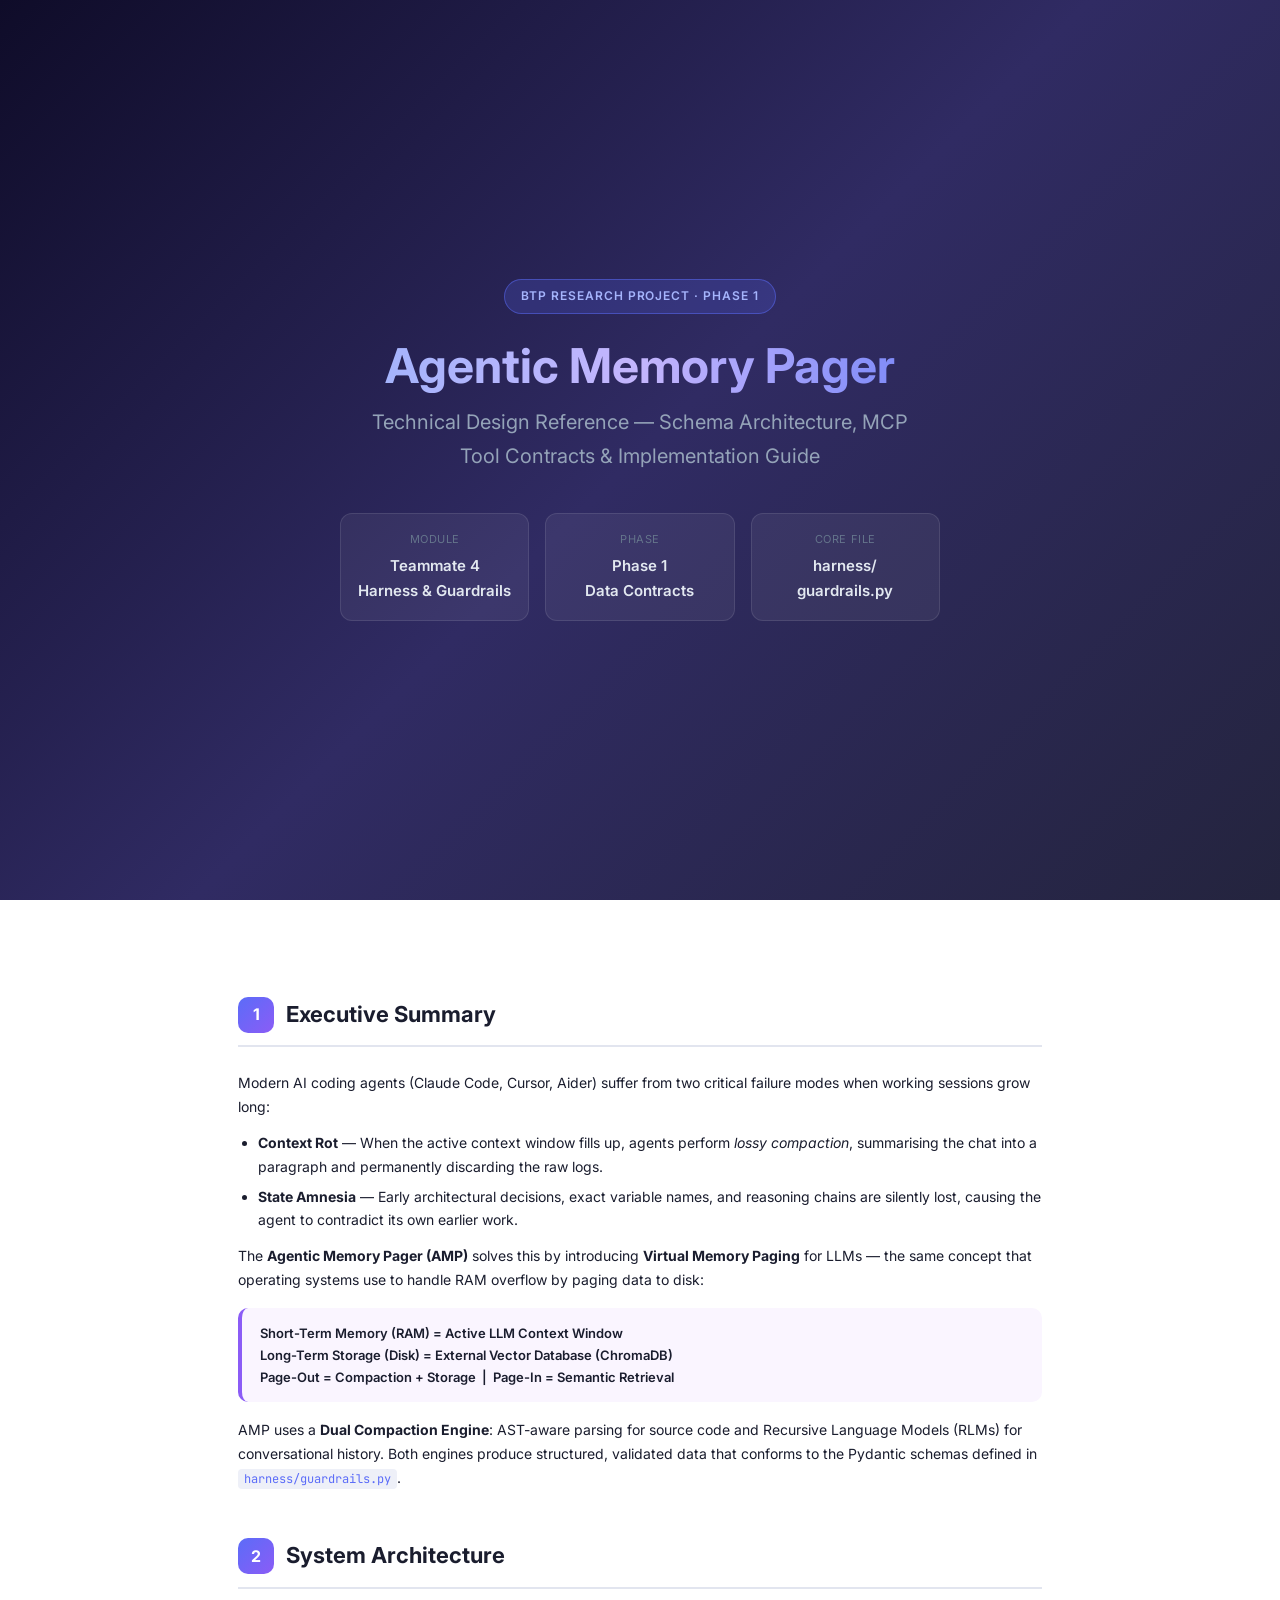
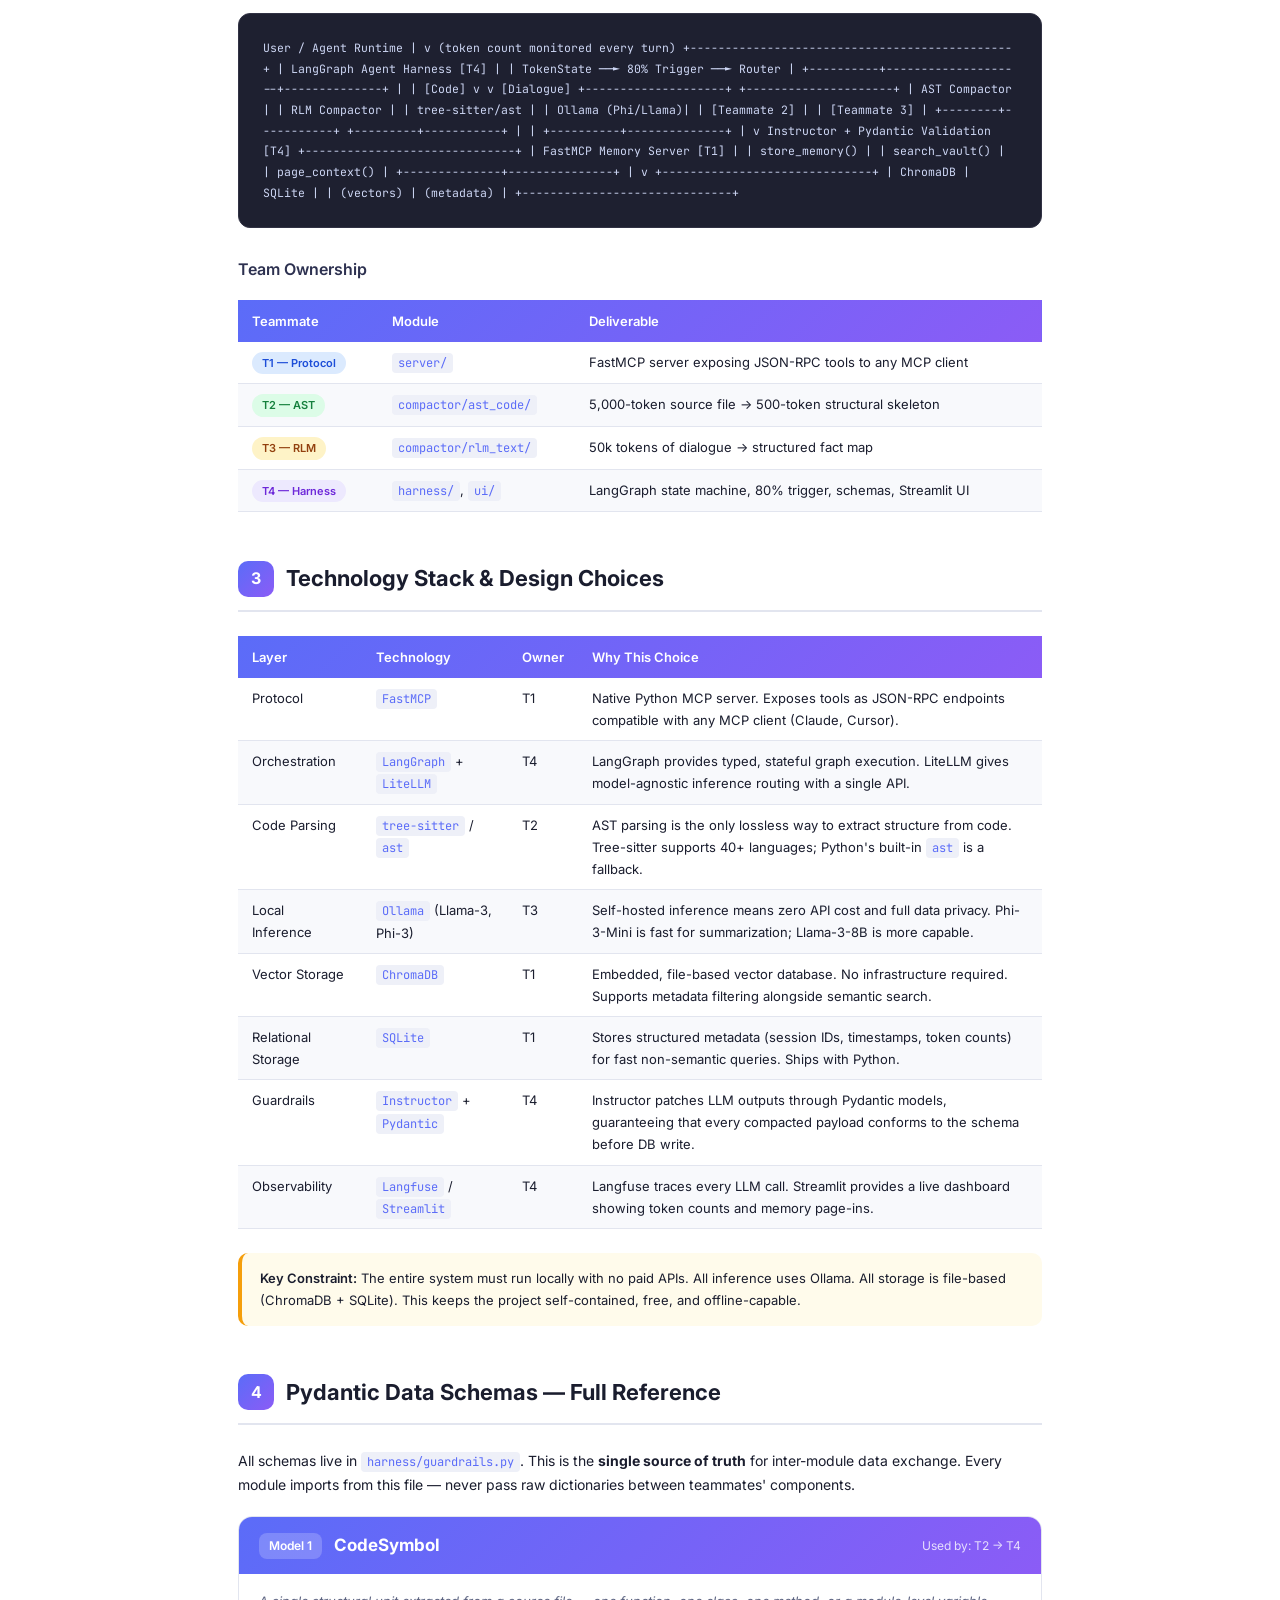
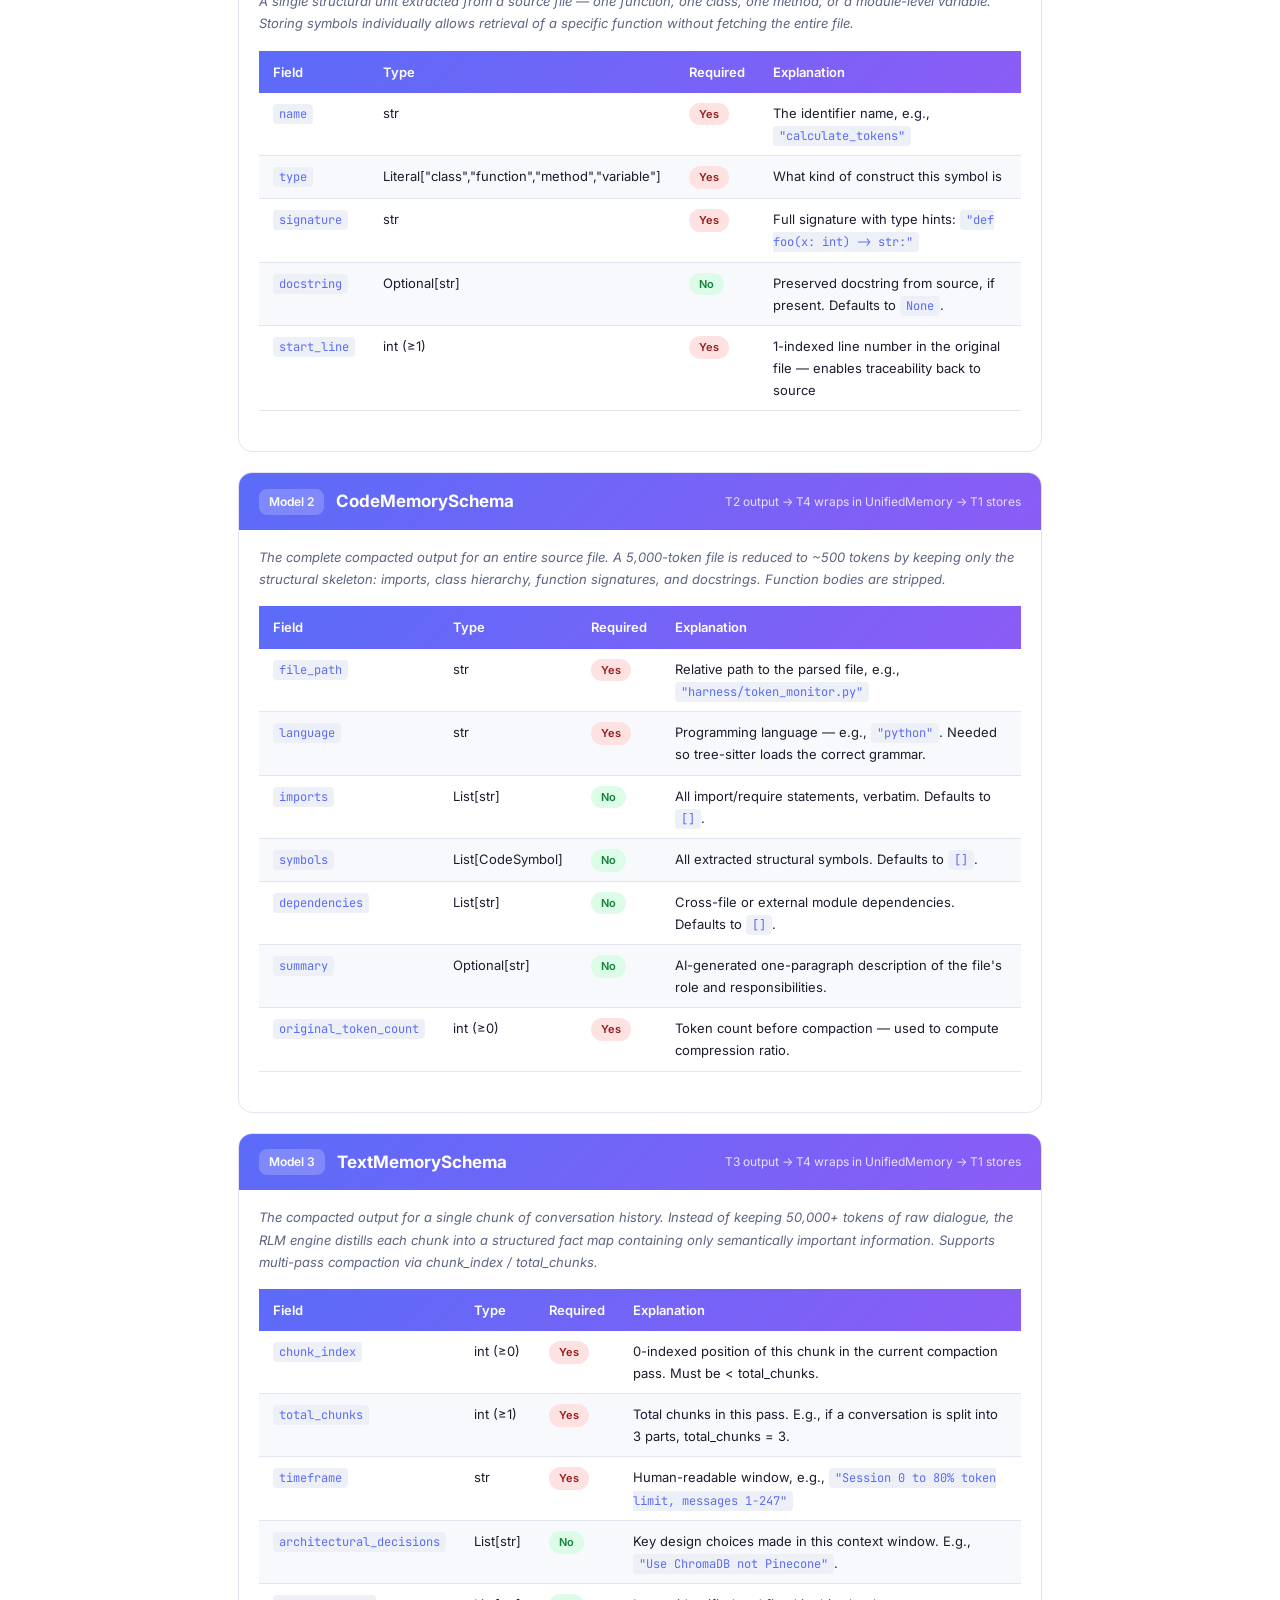
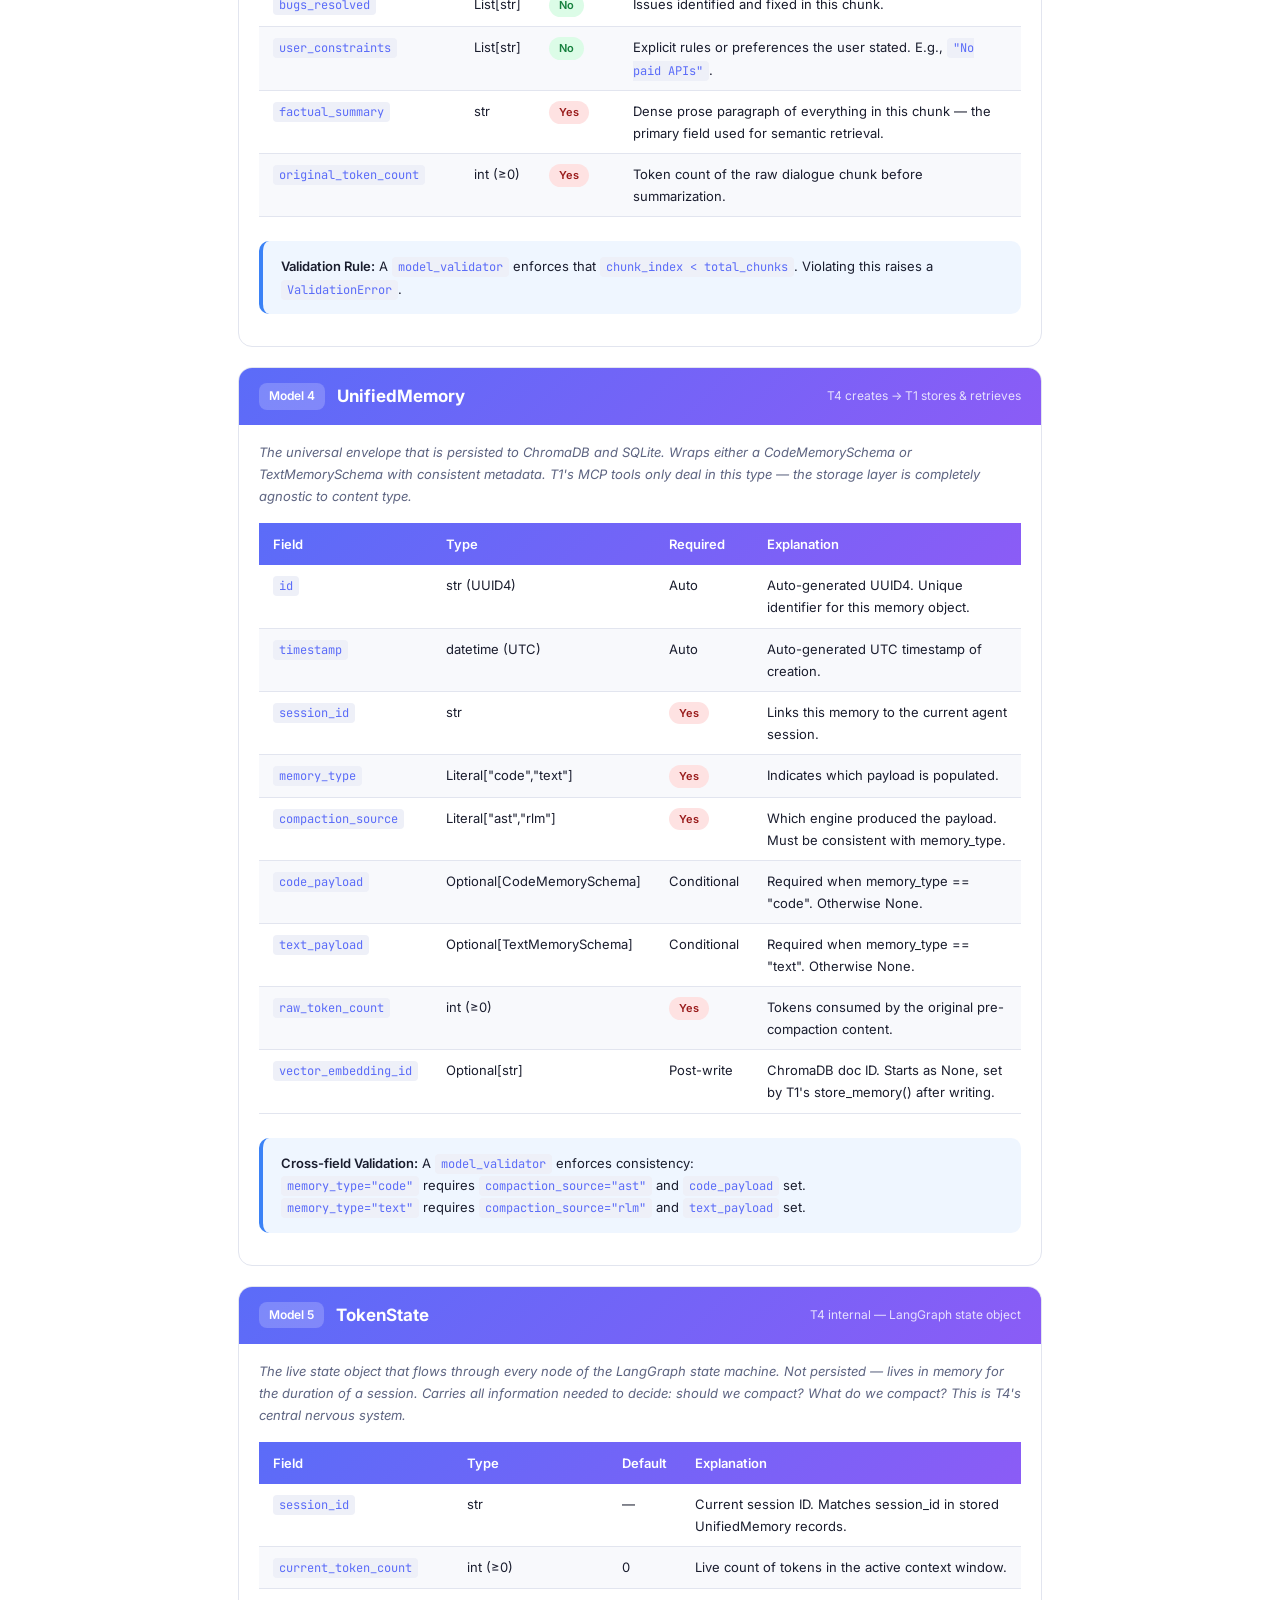
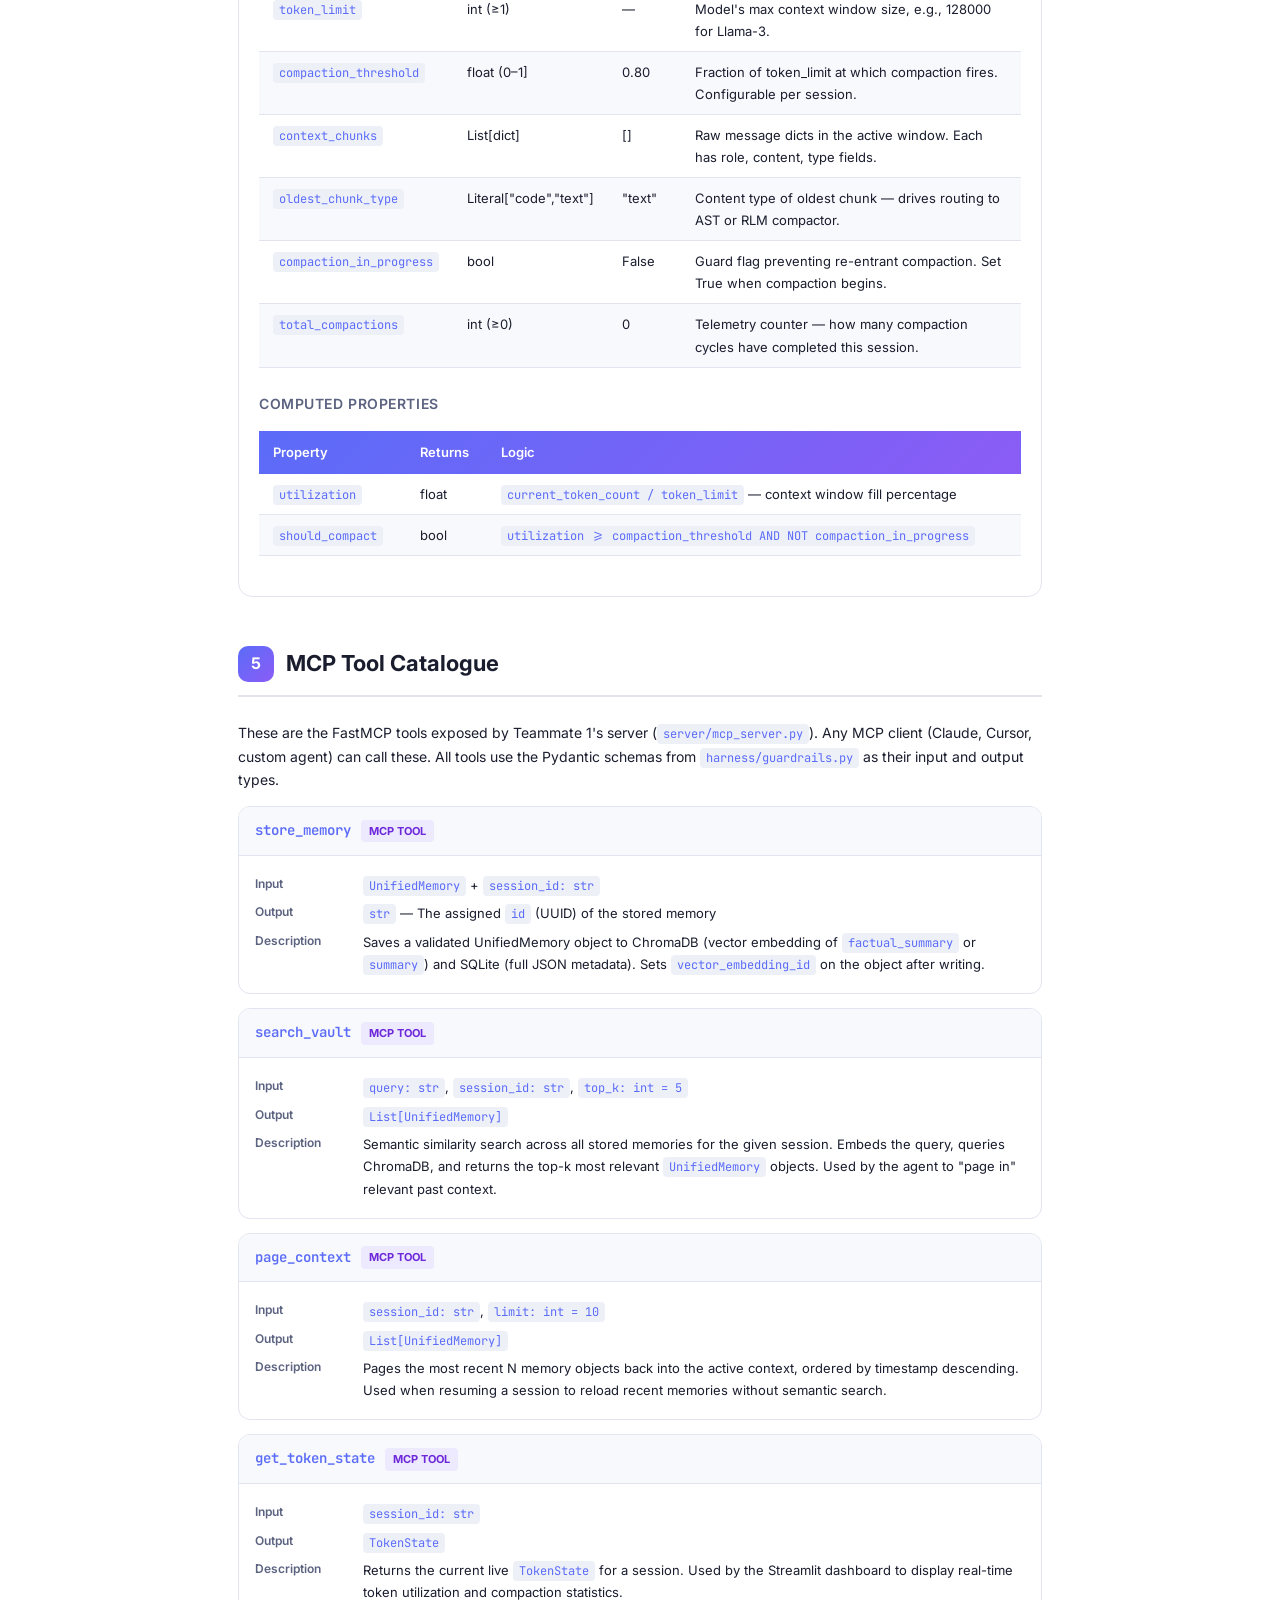
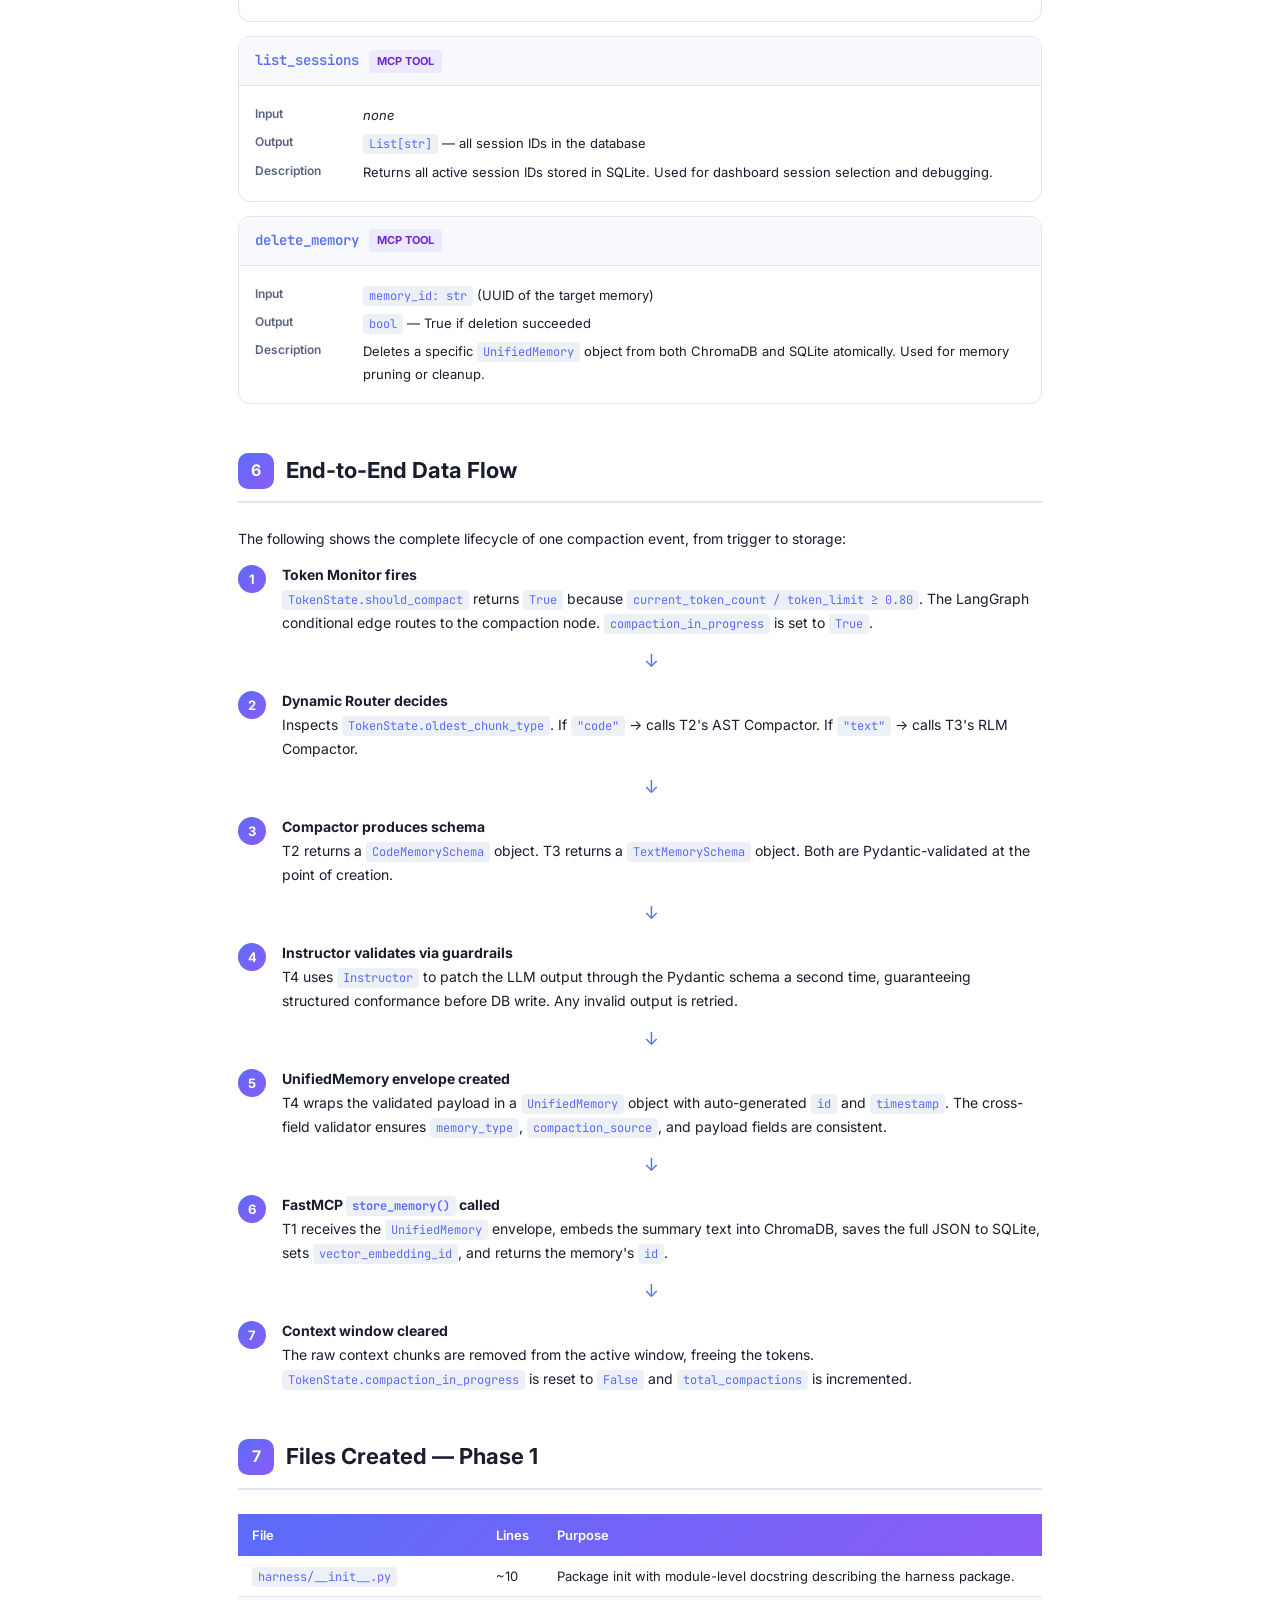
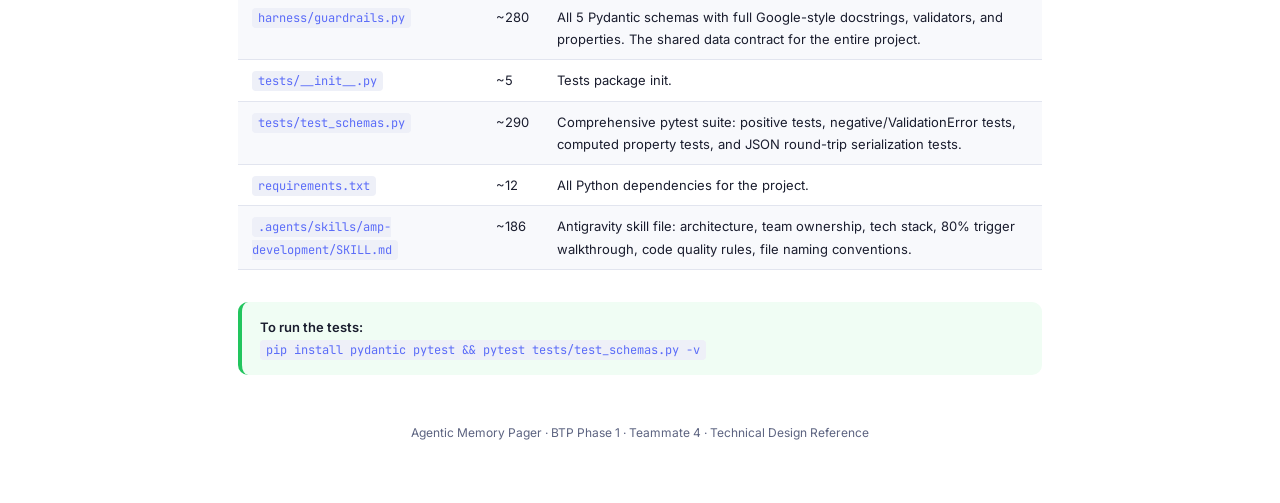
<file: docs/AMP_Technical_Design_Reference.html>
<!DOCTYPE html>
<html lang="en">
<head>
  <meta charset="UTF-8" />
  <meta name="viewport" content="width=device-width, initial-scale=1.0" />
  <title>Agentic Memory Pager — Technical Design Reference</title>
  <style>
    @import url('https://fonts.googleapis.com/css2?family=Inter:wght@300;400;500;600;700&family=JetBrains+Mono:wght@400;500&display=swap');

    :root {
      --primary: #5b6cf8;
      --accent: #8b5cf6;
      --bg: #ffffff;
      --surface: #f8f9fc;
      --border: #e2e5ef;
      --text: #1a1d2e;
      --text-muted: #5c6380;
      --code-bg: #1e2030;
      --code-text: #cdd6f4;
      --green: #22c55e;
      --amber: #f59e0b;
      --red: #ef4444;
      --blue: #3b82f6;
    }

    * { box-sizing: border-box; margin: 0; padding: 0; }

    body {
      font-family: 'Inter', sans-serif;
      background: var(--bg);
      color: var(--text);
      line-height: 1.7;
      font-size: 14px;
    }

    /* ── Cover Page ── */
    .cover {
      min-height: 100vh;
      display: flex;
      flex-direction: column;
      align-items: center;
      justify-content: center;
      background: linear-gradient(135deg, #0f0c29, #302b63, #24243e);
      color: white;
      text-align: center;
      padding: 48px;
      page-break-after: always;
    }
    .cover .badge {
      background: rgba(91, 108, 248, 0.2);
      border: 1px solid rgba(91, 108, 248, 0.5);
      color: #a5b4fc;
      padding: 6px 16px;
      border-radius: 999px;
      font-size: 12px;
      font-weight: 600;
      letter-spacing: 0.08em;
      text-transform: uppercase;
      margin-bottom: 24px;
    }
    .cover h1 {
      font-size: 48px;
      font-weight: 700;
      line-height: 1.15;
      margin-bottom: 12px;
      background: linear-gradient(90deg, #a5b4fc, #c4b5fd, #818cf8);
      -webkit-background-clip: text;
      -webkit-text-fill-color: transparent;
    }
    .cover .subtitle {
      font-size: 20px;
      color: #94a3b8;
      max-width: 560px;
      margin-bottom: 40px;
    }
    .cover .meta-grid {
      display: grid;
      grid-template-columns: repeat(3, 1fr);
      gap: 16px;
      max-width: 600px;
      width: 100%;
    }
    .cover .meta-card {
      background: rgba(255,255,255,0.06);
      border: 1px solid rgba(255,255,255,0.1);
      border-radius: 12px;
      padding: 16px;
    }
    .cover .meta-card .label { font-size: 11px; color: #64748b; text-transform: uppercase; letter-spacing: 0.05em; }
    .cover .meta-card .value { font-size: 15px; font-weight: 600; color: #e2e8f0; margin-top: 4px; }

    /* ── Layout ── */
    .page { max-width: 900px; margin: 0 auto; padding: 48px 48px; }

    /* ── Section Headers ── */
    .section-header {
      display: flex;
      align-items: center;
      gap: 12px;
      margin: 48px 0 24px;
      padding-bottom: 12px;
      border-bottom: 2px solid var(--border);
    }
    .section-header .num {
      width: 36px;
      height: 36px;
      border-radius: 10px;
      background: linear-gradient(135deg, var(--primary), var(--accent));
      color: white;
      font-weight: 700;
      font-size: 16px;
      display: flex;
      align-items: center;
      justify-content: center;
      flex-shrink: 0;
    }
    .section-header h2 { font-size: 22px; font-weight: 700; color: var(--text); }

    h3 { font-size: 16px; font-weight: 600; margin: 28px 0 10px; color: #2d3150; }
    h4 { font-size: 14px; font-weight: 600; margin: 20px 0 8px; color: var(--text-muted); text-transform: uppercase; letter-spacing: 0.04em; }

    p { margin-bottom: 12px; color: var(--text); }
    ul, ol { margin: 8px 0 12px 20px; }
    li { margin-bottom: 6px; }

    /* ── Tables ── */
    table { width: 100%; border-collapse: collapse; margin: 16px 0 24px; font-size: 13px; }
    thead tr { background: linear-gradient(135deg, var(--primary), var(--accent)); color: white; }
    thead th { padding: 10px 14px; text-align: left; font-weight: 600; }
    tbody tr:nth-child(even) { background: var(--surface); }
    tbody tr:hover { background: #eef0f8; }
    td { padding: 9px 14px; border-bottom: 1px solid var(--border); vertical-align: top; }
    .badge-pill {
      display: inline-block;
      padding: 2px 10px;
      border-radius: 999px;
      font-size: 11px;
      font-weight: 600;
    }
    .pill-blue  { background: #dbeafe; color: #1d4ed8; }
    .pill-green { background: #dcfce7; color: #15803d; }
    .pill-amber { background: #fef3c7; color: #92400e; }
    .pill-purple{ background: #ede9fe; color: #6d28d9; }
    .pill-red   { background: #fee2e2; color: #991b1b; }

    /* ── Code Blocks ── */
    pre {
      background: var(--code-bg);
      color: var(--code-text);
      font-family: 'JetBrains Mono', monospace;
      font-size: 12px;
      padding: 20px 24px;
      border-radius: 12px;
      overflow-x: auto;
      margin: 12px 0 20px;
      line-height: 1.6;
      border: 1px solid #313244;
    }
    code {
      font-family: 'JetBrains Mono', monospace;
      font-size: 12px;
      background: #eef0f8;
      color: #5b6cf8;
      padding: 2px 6px;
      border-radius: 4px;
    }
    pre code { background: none; color: inherit; padding: 0; font-size: inherit; }

    /* Syntax highlight colours */
    .kw  { color: #cba6f7; }  /* keywords */
    .str { color: #a6e3a1; }  /* strings */
    .cm  { color: #585b70; font-style: italic; }  /* comments */
    .cls { color: #89dceb; }  /* class names */
    .fn  { color: #89b4fa; }  /* function names */
    .num { color: #fab387; }  /* numbers */
    .typ { color: #f9e2af; }  /* types */

    /* ── Info Boxes ── */
    .callout {
      border-radius: 10px;
      padding: 14px 18px;
      margin: 16px 0;
      border-left: 4px solid;
      font-size: 13px;
    }
    .callout-blue   { background: #eff6ff; border-color: #3b82f6; }
    .callout-green  { background: #f0fdf4; border-color: #22c55e; }
    .callout-amber  { background: #fffbeb; border-color: #f59e0b; }
    .callout-purple { background: #faf5ff; border-color: #8b5cf6; }
    .callout strong { font-weight: 600; }

    /* ── Architecture Diagram ── */
    .arch-box {
      background: var(--code-bg);
      border-radius: 12px;
      padding: 24px;
      font-family: 'JetBrains Mono', monospace;
      font-size: 11.5px;
      color: #cdd6f4;
      line-height: 1.8;
      border: 1px solid #313244;
      margin: 16px 0 24px;
    }

    /* ── Schema Cards ── */
    .schema-card {
      border: 1px solid var(--border);
      border-radius: 14px;
      margin: 20px 0;
      overflow: hidden;
    }
    .schema-card-header {
      background: linear-gradient(135deg, var(--primary), var(--accent));
      color: white;
      padding: 14px 20px;
      display: flex;
      align-items: center;
      gap: 12px;
    }
    .schema-card-header .model-num {
      background: rgba(255,255,255,0.2);
      border-radius: 8px;
      padding: 3px 10px;
      font-size: 12px;
      font-weight: 600;
    }
    .schema-card-header h3 { margin: 0; font-size: 17px; font-weight: 700; color: white; }
    .schema-card-header .owner { margin-left: auto; font-size: 12px; opacity: 0.8; }
    .schema-card-body { padding: 16px 20px; }
    .schema-desc { font-size: 13px; color: var(--text-muted); margin-bottom: 14px; font-style: italic; }

    /* ── MCP Tool Cards ── */
    .tool-card {
      border: 1px solid var(--border);
      border-radius: 12px;
      margin: 14px 0;
      overflow: hidden;
    }
    .tool-card-header {
      background: var(--surface);
      padding: 12px 16px;
      display: flex;
      align-items: center;
      gap: 10px;
      border-bottom: 1px solid var(--border);
    }
    .tool-name { font-family: 'JetBrains Mono', monospace; font-weight: 600; font-size: 14px; color: var(--primary); }
    .tool-method { font-size: 11px; font-weight: 700; padding: 2px 8px; border-radius: 4px; }
    .method-mcp { background: #ede9fe; color: #6d28d9; }
    .tool-card-body { padding: 12px 16px; font-size: 13px; }
    .tool-row { display: grid; grid-template-columns: 100px 1fr; gap: 8px; margin: 6px 0; }
    .tool-label { font-weight: 600; color: var(--text-muted); font-size: 12px; }

    /* ── Data Flow ── */
    .flow-step {
      display: flex;
      gap: 16px;
      align-items: flex-start;
      margin: 12px 0;
    }
    .flow-num {
      width: 28px;
      height: 28px;
      border-radius: 50%;
      background: linear-gradient(135deg, var(--primary), var(--accent));
      color: white;
      font-weight: 700;
      font-size: 13px;
      display: flex;
      align-items: center;
      justify-content: center;
      flex-shrink: 0;
      margin-top: 2px;
    }
    .flow-content { flex: 1; }
    .flow-arrow {
      text-align: center;
      color: var(--primary);
      font-size: 18px;
      margin: 4px 0 4px 22px;
    }

    /* ── Print ── */
    @media print {
      body { font-size: 12px; }
      .cover { min-height: auto; padding: 80px 48px; }
      .cover h1 { font-size: 36px; }
      pre { font-size: 10px; }
      .page { padding: 32px 40px; }
      .section-header { margin-top: 32px; }
      .schema-card, .tool-card { page-break-inside: avoid; }
    }
  </style>
</head>
<body>

<!-- ═══════════════════════════════════════════════════════ COVER PAGE -->
<div class="cover">
  <div class="badge">BTP Research Project · Phase 1</div>
  <h1>Agentic Memory Pager</h1>
  <p class="subtitle">Technical Design Reference — Schema Architecture, MCP Tool Contracts & Implementation Guide</p>
  <div class="meta-grid">
    <div class="meta-card">
      <div class="label">Module</div>
      <div class="value">Teammate 4<br>Harness &amp; Guardrails</div>
    </div>
    <div class="meta-card">
      <div class="label">Phase</div>
      <div class="value">Phase 1<br>Data Contracts</div>
    </div>
    <div class="meta-card">
      <div class="label">Core File</div>
      <div class="value">harness/<br>guardrails.py</div>
    </div>
  </div>
</div>

<div class="page">

<!-- ═══════════════════════════════════════════════════════ §1 EXECUTIVE SUMMARY -->
<div class="section-header"><div class="num">1</div><h2>Executive Summary</h2></div>

<p>Modern AI coding agents (Claude Code, Cursor, Aider) suffer from two critical failure modes when working sessions grow long:</p>
<ul>
  <li><strong>Context Rot</strong> — When the active context window fills up, agents perform <em>lossy compaction</em>, summarising the chat into a paragraph and permanently discarding the raw logs.</li>
  <li><strong>State Amnesia</strong> — Early architectural decisions, exact variable names, and reasoning chains are silently lost, causing the agent to contradict its own earlier work.</li>
</ul>

<p>The <strong>Agentic Memory Pager (AMP)</strong> solves this by introducing <strong>Virtual Memory Paging</strong> for LLMs — the same concept that operating systems use to handle RAM overflow by paging data to disk:</p>

<div class="callout callout-purple">
  <strong>Short-Term Memory (RAM) = Active LLM Context Window</strong><br>
  <strong>Long-Term Storage (Disk) = External Vector Database (ChromaDB)</strong><br>
  <strong>Page-Out = Compaction + Storage &nbsp;|&nbsp; Page-In = Semantic Retrieval</strong>
</div>

<p>AMP uses a <strong>Dual Compaction Engine</strong>: AST-aware parsing for source code and Recursive Language Models (RLMs) for conversational history. Both engines produce structured, validated data that conforms to the Pydantic schemas defined in <code>harness/guardrails.py</code>.</p>


<!-- ═══════════════════════════════════════════════════════ §2 SYSTEM ARCHITECTURE -->
<div class="section-header"><div class="num">2</div><h2>System Architecture</h2></div>

<div class="arch-box">
User / Agent Runtime
        |
        v  (token count monitored every turn)
+----------------------------------------------+
|        LangGraph Agent Harness [T4]          |
|  TokenState  ──►  80% Trigger  ──►  Router   |
+----------+--------------------+--------------+
           |                    |
   [Code]  v                    v  [Dialogue]
+--------------------+   +---------------------+
|   AST Compactor    |   |    RLM Compactor    |
|  tree-sitter/ast   |   |   Ollama (Phi/Llama)|
|   [Teammate 2]     |   |   [Teammate 3]      |
+--------+-----------+   +---------+-----------+
         |                         |
         +----------+--------------+
                    |
                    v  Instructor + Pydantic Validation [T4]
         +------------------------------+
         |  FastMCP Memory Server [T1]  |
         |  store_memory()              |
         |  search_vault()              |
         |  page_context()              |
         +--------------+---------------+
                        |
                        v
         +------------------------------+
         |  ChromaDB  |  SQLite         |
         |  (vectors) |  (metadata)     |
         +------------------------------+
</div>

<h3>Team Ownership</h3>
<table>
  <thead><tr><th>Teammate</th><th>Module</th><th>Deliverable</th></tr></thead>
  <tbody>
    <tr><td><span class="badge-pill pill-blue">T1 — Protocol</span></td><td><code>server/</code></td><td>FastMCP server exposing JSON-RPC tools to any MCP client</td></tr>
    <tr><td><span class="badge-pill pill-green">T2 — AST</span></td><td><code>compactor/ast_code/</code></td><td>5,000-token source file → 500-token structural skeleton</td></tr>
    <tr><td><span class="badge-pill pill-amber">T3 — RLM</span></td><td><code>compactor/rlm_text/</code></td><td>50k tokens of dialogue → structured fact map</td></tr>
    <tr><td><span class="badge-pill pill-purple">T4 — Harness</span></td><td><code>harness/</code>, <code>ui/</code></td><td>LangGraph state machine, 80% trigger, schemas, Streamlit UI</td></tr>
  </tbody>
</table>


<!-- ═══════════════════════════════════════════════════════ §3 TECH STACK -->
<div class="section-header"><div class="num">3</div><h2>Technology Stack &amp; Design Choices</h2></div>

<table>
  <thead><tr><th>Layer</th><th>Technology</th><th>Owner</th><th>Why This Choice</th></tr></thead>
  <tbody>
    <tr>
      <td>Protocol</td><td><code>FastMCP</code></td><td>T1</td>
      <td>Native Python MCP server. Exposes tools as JSON-RPC endpoints compatible with any MCP client (Claude, Cursor).</td>
    </tr>
    <tr>
      <td>Orchestration</td><td><code>LangGraph</code> + <code>LiteLLM</code></td><td>T4</td>
      <td>LangGraph provides typed, stateful graph execution. LiteLLM gives model-agnostic inference routing with a single API.</td>
    </tr>
    <tr>
      <td>Code Parsing</td><td><code>tree-sitter</code> / <code>ast</code></td><td>T2</td>
      <td>AST parsing is the only lossless way to extract structure from code. Tree-sitter supports 40+ languages; Python's built-in <code>ast</code> is a fallback.</td>
    </tr>
    <tr>
      <td>Local Inference</td><td><code>Ollama</code> (Llama-3, Phi-3)</td><td>T3</td>
      <td>Self-hosted inference means zero API cost and full data privacy. Phi-3-Mini is fast for summarization; Llama-3-8B is more capable.</td>
    </tr>
    <tr>
      <td>Vector Storage</td><td><code>ChromaDB</code></td><td>T1</td>
      <td>Embedded, file-based vector database. No infrastructure required. Supports metadata filtering alongside semantic search.</td>
    </tr>
    <tr>
      <td>Relational Storage</td><td><code>SQLite</code></td><td>T1</td>
      <td>Stores structured metadata (session IDs, timestamps, token counts) for fast non-semantic queries. Ships with Python.</td>
    </tr>
    <tr>
      <td>Guardrails</td><td><code>Instructor</code> + <code>Pydantic</code></td><td>T4</td>
      <td>Instructor patches LLM outputs through Pydantic models, guaranteeing that every compacted payload conforms to the schema before DB write.</td>
    </tr>
    <tr>
      <td>Observability</td><td><code>Langfuse</code> / <code>Streamlit</code></td><td>T4</td>
      <td>Langfuse traces every LLM call. Streamlit provides a live dashboard showing token counts and memory page-ins.</td>
    </tr>
  </tbody>
</table>

<div class="callout callout-amber">
  <strong>Key Constraint:</strong> The entire system must run locally with no paid APIs. All inference uses Ollama. All storage is file-based (ChromaDB + SQLite). This keeps the project self-contained, free, and offline-capable.
</div>


<!-- ═══════════════════════════════════════════════════════ §4 PYDANTIC SCHEMAS -->
<div class="section-header"><div class="num">4</div><h2>Pydantic Data Schemas — Full Reference</h2></div>

<p>All schemas live in <code>harness/guardrails.py</code>. This is the <strong>single source of truth</strong> for inter-module data exchange. Every module imports from this file — never pass raw dictionaries between teammates' components.</p>

<!-- ─── Schema 1: CodeSymbol ─── -->
<div class="schema-card">
  <div class="schema-card-header">
    <span class="model-num">Model 1</span>
    <h3>CodeSymbol</h3>
    <span class="owner">Used by: T2 → T4</span>
  </div>
  <div class="schema-card-body">
    <p class="schema-desc">A single structural unit extracted from a source file — one function, one class, one method, or a module-level variable. Storing symbols individually allows retrieval of a specific function without fetching the entire file.</p>
    <table>
      <thead><tr><th>Field</th><th>Type</th><th>Required</th><th>Explanation</th></tr></thead>
      <tbody>
        <tr><td><code>name</code></td><td>str</td><td><span class="badge-pill pill-red">Yes</span></td><td>The identifier name, e.g., <code>"calculate_tokens"</code></td></tr>
        <tr><td><code>type</code></td><td>Literal["class","function","method","variable"]</td><td><span class="badge-pill pill-red">Yes</span></td><td>What kind of construct this symbol is</td></tr>
        <tr><td><code>signature</code></td><td>str</td><td><span class="badge-pill pill-red">Yes</span></td><td>Full signature with type hints: <code>"def foo(x: int) -&gt; str:"</code></td></tr>
        <tr><td><code>docstring</code></td><td>Optional[str]</td><td><span class="badge-pill pill-green">No</span></td><td>Preserved docstring from source, if present. Defaults to <code>None</code>.</td></tr>
        <tr><td><code>start_line</code></td><td>int (≥1)</td><td><span class="badge-pill pill-red">Yes</span></td><td>1-indexed line number in the original file — enables traceability back to source</td></tr>
      </tbody>
    </table>
  </div>
</div>

<!-- ─── Schema 2: CodeMemorySchema ─── -->
<div class="schema-card">
  <div class="schema-card-header">
    <span class="model-num">Model 2</span>
    <h3>CodeMemorySchema</h3>
    <span class="owner">T2 output → T4 wraps in UnifiedMemory → T1 stores</span>
  </div>
  <div class="schema-card-body">
    <p class="schema-desc">The complete compacted output for an entire source file. A 5,000-token file is reduced to ~500 tokens by keeping only the structural skeleton: imports, class hierarchy, function signatures, and docstrings. Function bodies are stripped.</p>
    <table>
      <thead><tr><th>Field</th><th>Type</th><th>Required</th><th>Explanation</th></tr></thead>
      <tbody>
        <tr><td><code>file_path</code></td><td>str</td><td><span class="badge-pill pill-red">Yes</span></td><td>Relative path to the parsed file, e.g., <code>"harness/token_monitor.py"</code></td></tr>
        <tr><td><code>language</code></td><td>str</td><td><span class="badge-pill pill-red">Yes</span></td><td>Programming language — e.g., <code>"python"</code>. Needed so tree-sitter loads the correct grammar.</td></tr>
        <tr><td><code>imports</code></td><td>List[str]</td><td><span class="badge-pill pill-green">No</span></td><td>All import/require statements, verbatim. Defaults to <code>[]</code>.</td></tr>
        <tr><td><code>symbols</code></td><td>List[CodeSymbol]</td><td><span class="badge-pill pill-green">No</span></td><td>All extracted structural symbols. Defaults to <code>[]</code>.</td></tr>
        <tr><td><code>dependencies</code></td><td>List[str]</td><td><span class="badge-pill pill-green">No</span></td><td>Cross-file or external module dependencies. Defaults to <code>[]</code>.</td></tr>
        <tr><td><code>summary</code></td><td>Optional[str]</td><td><span class="badge-pill pill-green">No</span></td><td>AI-generated one-paragraph description of the file's role and responsibilities.</td></tr>
        <tr><td><code>original_token_count</code></td><td>int (≥0)</td><td><span class="badge-pill pill-red">Yes</span></td><td>Token count before compaction — used to compute compression ratio.</td></tr>
      </tbody>
    </table>
  </div>
</div>

<!-- ─── Schema 3: TextMemorySchema ─── -->
<div class="schema-card">
  <div class="schema-card-header">
    <span class="model-num">Model 3</span>
    <h3>TextMemorySchema</h3>
    <span class="owner">T3 output → T4 wraps in UnifiedMemory → T1 stores</span>
  </div>
  <div class="schema-card-body">
    <p class="schema-desc">The compacted output for a single chunk of conversation history. Instead of keeping 50,000+ tokens of raw dialogue, the RLM engine distills each chunk into a structured fact map containing only semantically important information. Supports multi-pass compaction via chunk_index / total_chunks.</p>
    <table>
      <thead><tr><th>Field</th><th>Type</th><th>Required</th><th>Explanation</th></tr></thead>
      <tbody>
        <tr><td><code>chunk_index</code></td><td>int (≥0)</td><td><span class="badge-pill pill-red">Yes</span></td><td>0-indexed position of this chunk in the current compaction pass. Must be &lt; total_chunks.</td></tr>
        <tr><td><code>total_chunks</code></td><td>int (≥1)</td><td><span class="badge-pill pill-red">Yes</span></td><td>Total chunks in this pass. E.g., if a conversation is split into 3 parts, total_chunks = 3.</td></tr>
        <tr><td><code>timeframe</code></td><td>str</td><td><span class="badge-pill pill-red">Yes</span></td><td>Human-readable window, e.g., <code>"Session 0 to 80% token limit, messages 1-247"</code></td></tr>
        <tr><td><code>architectural_decisions</code></td><td>List[str]</td><td><span class="badge-pill pill-green">No</span></td><td>Key design choices made in this context window. E.g., <code>"Use ChromaDB not Pinecone"</code>.</td></tr>
        <tr><td><code>bugs_resolved</code></td><td>List[str]</td><td><span class="badge-pill pill-green">No</span></td><td>Issues identified and fixed in this chunk.</td></tr>
        <tr><td><code>user_constraints</code></td><td>List[str]</td><td><span class="badge-pill pill-green">No</span></td><td>Explicit rules or preferences the user stated. E.g., <code>"No paid APIs"</code>.</td></tr>
        <tr><td><code>factual_summary</code></td><td>str</td><td><span class="badge-pill pill-red">Yes</span></td><td>Dense prose paragraph of everything in this chunk — the primary field used for semantic retrieval.</td></tr>
        <tr><td><code>original_token_count</code></td><td>int (≥0)</td><td><span class="badge-pill pill-red">Yes</span></td><td>Token count of the raw dialogue chunk before summarization.</td></tr>
      </tbody>
    </table>
    <div class="callout callout-blue">
      <strong>Validation Rule:</strong> A <code>model_validator</code> enforces that <code>chunk_index &lt; total_chunks</code>. Violating this raises a <code>ValidationError</code>.
    </div>
  </div>
</div>

<!-- ─── Schema 4: UnifiedMemory ─── -->
<div class="schema-card">
  <div class="schema-card-header">
    <span class="model-num">Model 4</span>
    <h3>UnifiedMemory</h3>
    <span class="owner">T4 creates → T1 stores &amp; retrieves</span>
  </div>
  <div class="schema-card-body">
    <p class="schema-desc">The universal envelope that is persisted to ChromaDB and SQLite. Wraps either a CodeMemorySchema or TextMemorySchema with consistent metadata. T1's MCP tools only deal in this type — the storage layer is completely agnostic to content type.</p>
    <table>
      <thead><tr><th>Field</th><th>Type</th><th>Required</th><th>Explanation</th></tr></thead>
      <tbody>
        <tr><td><code>id</code></td><td>str (UUID4)</td><td>Auto</td><td>Auto-generated UUID4. Unique identifier for this memory object.</td></tr>
        <tr><td><code>timestamp</code></td><td>datetime (UTC)</td><td>Auto</td><td>Auto-generated UTC timestamp of creation.</td></tr>
        <tr><td><code>session_id</code></td><td>str</td><td><span class="badge-pill pill-red">Yes</span></td><td>Links this memory to the current agent session.</td></tr>
        <tr><td><code>memory_type</code></td><td>Literal["code","text"]</td><td><span class="badge-pill pill-red">Yes</span></td><td>Indicates which payload is populated.</td></tr>
        <tr><td><code>compaction_source</code></td><td>Literal["ast","rlm"]</td><td><span class="badge-pill pill-red">Yes</span></td><td>Which engine produced the payload. Must be consistent with memory_type.</td></tr>
        <tr><td><code>code_payload</code></td><td>Optional[CodeMemorySchema]</td><td>Conditional</td><td>Required when memory_type == "code". Otherwise None.</td></tr>
        <tr><td><code>text_payload</code></td><td>Optional[TextMemorySchema]</td><td>Conditional</td><td>Required when memory_type == "text". Otherwise None.</td></tr>
        <tr><td><code>raw_token_count</code></td><td>int (≥0)</td><td><span class="badge-pill pill-red">Yes</span></td><td>Tokens consumed by the original pre-compaction content.</td></tr>
        <tr><td><code>vector_embedding_id</code></td><td>Optional[str]</td><td>Post-write</td><td>ChromaDB doc ID. Starts as None, set by T1's store_memory() after writing.</td></tr>
      </tbody>
    </table>
    <div class="callout callout-blue">
      <strong>Cross-field Validation:</strong> A <code>model_validator</code> enforces consistency:<br>
      <code>memory_type="code"</code> requires <code>compaction_source="ast"</code> and <code>code_payload</code> set.<br>
      <code>memory_type="text"</code> requires <code>compaction_source="rlm"</code> and <code>text_payload</code> set.
    </div>
  </div>
</div>

<!-- ─── Schema 5: TokenState ─── -->
<div class="schema-card">
  <div class="schema-card-header">
    <span class="model-num">Model 5</span>
    <h3>TokenState</h3>
    <span class="owner">T4 internal — LangGraph state object</span>
  </div>
  <div class="schema-card-body">
    <p class="schema-desc">The live state object that flows through every node of the LangGraph state machine. Not persisted — lives in memory for the duration of a session. Carries all information needed to decide: should we compact? What do we compact? This is T4's central nervous system.</p>
    <table>
      <thead><tr><th>Field</th><th>Type</th><th>Default</th><th>Explanation</th></tr></thead>
      <tbody>
        <tr><td><code>session_id</code></td><td>str</td><td>—</td><td>Current session ID. Matches session_id in stored UnifiedMemory records.</td></tr>
        <tr><td><code>current_token_count</code></td><td>int (≥0)</td><td>0</td><td>Live count of tokens in the active context window.</td></tr>
        <tr><td><code>token_limit</code></td><td>int (≥1)</td><td>—</td><td>Model's max context window size, e.g., 128000 for Llama-3.</td></tr>
        <tr><td><code>compaction_threshold</code></td><td>float (0–1]</td><td>0.80</td><td>Fraction of token_limit at which compaction fires. Configurable per session.</td></tr>
        <tr><td><code>context_chunks</code></td><td>List[dict]</td><td>[]</td><td>Raw message dicts in the active window. Each has role, content, type fields.</td></tr>
        <tr><td><code>oldest_chunk_type</code></td><td>Literal["code","text"]</td><td>"text"</td><td>Content type of oldest chunk — drives routing to AST or RLM compactor.</td></tr>
        <tr><td><code>compaction_in_progress</code></td><td>bool</td><td>False</td><td>Guard flag preventing re-entrant compaction. Set True when compaction begins.</td></tr>
        <tr><td><code>total_compactions</code></td><td>int (≥0)</td><td>0</td><td>Telemetry counter — how many compaction cycles have completed this session.</td></tr>
      </tbody>
    </table>
    <h4>Computed Properties</h4>
    <table>
      <thead><tr><th>Property</th><th>Returns</th><th>Logic</th></tr></thead>
      <tbody>
        <tr><td><code>utilization</code></td><td>float</td><td><code>current_token_count / token_limit</code> — context window fill percentage</td></tr>
        <tr><td><code>should_compact</code></td><td>bool</td><td><code>utilization &gt;= compaction_threshold AND NOT compaction_in_progress</code></td></tr>
      </tbody>
    </table>
  </div>
</div>


<!-- ═══════════════════════════════════════════════════════ §5 MCP TOOLS -->
<div class="section-header"><div class="num">5</div><h2>MCP Tool Catalogue</h2></div>

<p>These are the FastMCP tools exposed by Teammate 1's server (<code>server/mcp_server.py</code>). Any MCP client (Claude, Cursor, custom agent) can call these. All tools use the Pydantic schemas from <code>harness/guardrails.py</code> as their input and output types.</p>

<div class="tool-card">
  <div class="tool-card-header">
    <span class="tool-name">store_memory</span>
    <span class="tool-method method-mcp">MCP TOOL</span>
  </div>
  <div class="tool-card-body">
    <div class="tool-row"><span class="tool-label">Input</span><span><code>UnifiedMemory</code> + <code>session_id: str</code></span></div>
    <div class="tool-row"><span class="tool-label">Output</span><span><code>str</code> — The assigned <code>id</code> (UUID) of the stored memory</span></div>
    <div class="tool-row"><span class="tool-label">Description</span><span>Saves a validated UnifiedMemory object to ChromaDB (vector embedding of <code>factual_summary</code> or <code>summary</code>) and SQLite (full JSON metadata). Sets <code>vector_embedding_id</code> on the object after writing.</span></div>
  </div>
</div>

<div class="tool-card">
  <div class="tool-card-header">
    <span class="tool-name">search_vault</span>
    <span class="tool-method method-mcp">MCP TOOL</span>
  </div>
  <div class="tool-card-body">
    <div class="tool-row"><span class="tool-label">Input</span><span><code>query: str</code>, <code>session_id: str</code>, <code>top_k: int = 5</code></span></div>
    <div class="tool-row"><span class="tool-label">Output</span><span><code>List[UnifiedMemory]</code></span></div>
    <div class="tool-row"><span class="tool-label">Description</span><span>Semantic similarity search across all stored memories for the given session. Embeds the query, queries ChromaDB, and returns the top-k most relevant <code>UnifiedMemory</code> objects. Used by the agent to "page in" relevant past context.</span></div>
  </div>
</div>

<div class="tool-card">
  <div class="tool-card-header">
    <span class="tool-name">page_context</span>
    <span class="tool-method method-mcp">MCP TOOL</span>
  </div>
  <div class="tool-card-body">
    <div class="tool-row"><span class="tool-label">Input</span><span><code>session_id: str</code>, <code>limit: int = 10</code></span></div>
    <div class="tool-row"><span class="tool-label">Output</span><span><code>List[UnifiedMemory]</code></span></div>
    <div class="tool-row"><span class="tool-label">Description</span><span>Pages the most recent N memory objects back into the active context, ordered by timestamp descending. Used when resuming a session to reload recent memories without semantic search.</span></div>
  </div>
</div>

<div class="tool-card">
  <div class="tool-card-header">
    <span class="tool-name">get_token_state</span>
    <span class="tool-method method-mcp">MCP TOOL</span>
  </div>
  <div class="tool-card-body">
    <div class="tool-row"><span class="tool-label">Input</span><span><code>session_id: str</code></span></div>
    <div class="tool-row"><span class="tool-label">Output</span><span><code>TokenState</code></span></div>
    <div class="tool-row"><span class="tool-label">Description</span><span>Returns the current live <code>TokenState</code> for a session. Used by the Streamlit dashboard to display real-time token utilization and compaction statistics.</span></div>
  </div>
</div>

<div class="tool-card">
  <div class="tool-card-header">
    <span class="tool-name">list_sessions</span>
    <span class="tool-method method-mcp">MCP TOOL</span>
  </div>
  <div class="tool-card-body">
    <div class="tool-row"><span class="tool-label">Input</span><span><em>none</em></span></div>
    <div class="tool-row"><span class="tool-label">Output</span><span><code>List[str]</code> — all session IDs in the database</span></div>
    <div class="tool-row"><span class="tool-label">Description</span><span>Returns all active session IDs stored in SQLite. Used for dashboard session selection and debugging.</span></div>
  </div>
</div>

<div class="tool-card">
  <div class="tool-card-header">
    <span class="tool-name">delete_memory</span>
    <span class="tool-method method-mcp">MCP TOOL</span>
  </div>
  <div class="tool-card-body">
    <div class="tool-row"><span class="tool-label">Input</span><span><code>memory_id: str</code> (UUID of the target memory)</span></div>
    <div class="tool-row"><span class="tool-label">Output</span><span><code>bool</code> — True if deletion succeeded</span></div>
    <div class="tool-row"><span class="tool-label">Description</span><span>Deletes a specific <code>UnifiedMemory</code> object from both ChromaDB and SQLite atomically. Used for memory pruning or cleanup.</span></div>
  </div>
</div>


<!-- ═══════════════════════════════════════════════════════ §6 DATA FLOW -->
<div class="section-header"><div class="num">6</div><h2>End-to-End Data Flow</h2></div>

<p>The following shows the complete lifecycle of one compaction event, from trigger to storage:</p>

<div class="flow-step">
  <div class="flow-num">1</div>
  <div class="flow-content">
    <strong>Token Monitor fires</strong><br>
    <code>TokenState.should_compact</code> returns <code>True</code> because <code>current_token_count / token_limit ≥ 0.80</code>. The LangGraph conditional edge routes to the compaction node. <code>compaction_in_progress</code> is set to <code>True</code>.
  </div>
</div>
<div class="flow-arrow">↓</div>
<div class="flow-step">
  <div class="flow-num">2</div>
  <div class="flow-content">
    <strong>Dynamic Router decides</strong><br>
    Inspects <code>TokenState.oldest_chunk_type</code>. If <code>"code"</code> → calls T2's AST Compactor. If <code>"text"</code> → calls T3's RLM Compactor.
  </div>
</div>
<div class="flow-arrow">↓</div>
<div class="flow-step">
  <div class="flow-num">3</div>
  <div class="flow-content">
    <strong>Compactor produces schema</strong><br>
    T2 returns a <code>CodeMemorySchema</code> object. T3 returns a <code>TextMemorySchema</code> object. Both are Pydantic-validated at the point of creation.
  </div>
</div>
<div class="flow-arrow">↓</div>
<div class="flow-step">
  <div class="flow-num">4</div>
  <div class="flow-content">
    <strong>Instructor validates via guardrails</strong><br>
    T4 uses <code>Instructor</code> to patch the LLM output through the Pydantic schema a second time, guaranteeing structured conformance before DB write. Any invalid output is retried.
  </div>
</div>
<div class="flow-arrow">↓</div>
<div class="flow-step">
  <div class="flow-num">5</div>
  <div class="flow-content">
    <strong>UnifiedMemory envelope created</strong><br>
    T4 wraps the validated payload in a <code>UnifiedMemory</code> object with auto-generated <code>id</code> and <code>timestamp</code>. The cross-field validator ensures <code>memory_type</code>, <code>compaction_source</code>, and payload fields are consistent.
  </div>
</div>
<div class="flow-arrow">↓</div>
<div class="flow-step">
  <div class="flow-num">6</div>
  <div class="flow-content">
    <strong>FastMCP <code>store_memory()</code> called</strong><br>
    T1 receives the <code>UnifiedMemory</code> envelope, embeds the summary text into ChromaDB, saves the full JSON to SQLite, sets <code>vector_embedding_id</code>, and returns the memory's <code>id</code>.
  </div>
</div>
<div class="flow-arrow">↓</div>
<div class="flow-step">
  <div class="flow-num">7</div>
  <div class="flow-content">
    <strong>Context window cleared</strong><br>
    The raw context chunks are removed from the active window, freeing the tokens. <code>TokenState.compaction_in_progress</code> is reset to <code>False</code> and <code>total_compactions</code> is incremented.
  </div>
</div>


<!-- ═══════════════════════════════════════════════════════ §7 FILES CREATED -->
<div class="section-header"><div class="num">7</div><h2>Files Created — Phase 1</h2></div>

<table>
  <thead><tr><th>File</th><th>Lines</th><th>Purpose</th></tr></thead>
  <tbody>
    <tr>
      <td><code>harness/__init__.py</code></td><td>~10</td>
      <td>Package init with module-level docstring describing the harness package.</td>
    </tr>
    <tr>
      <td><code>harness/guardrails.py</code></td><td>~280</td>
      <td>All 5 Pydantic schemas with full Google-style docstrings, validators, and properties. The shared data contract for the entire project.</td>
    </tr>
    <tr>
      <td><code>tests/__init__.py</code></td><td>~5</td>
      <td>Tests package init.</td>
    </tr>
    <tr>
      <td><code>tests/test_schemas.py</code></td><td>~290</td>
      <td>Comprehensive pytest suite: positive tests, negative/ValidationError tests, computed property tests, and JSON round-trip serialization tests.</td>
    </tr>
    <tr>
      <td><code>requirements.txt</code></td><td>~12</td>
      <td>All Python dependencies for the project.</td>
    </tr>
    <tr>
      <td><code>.agents/skills/amp-development/SKILL.md</code></td><td>~186</td>
      <td>Antigravity skill file: architecture, team ownership, tech stack, 80% trigger walkthrough, code quality rules, file naming conventions.</td>
    </tr>
  </tbody>
</table>

<div class="callout callout-green" style="margin-top: 32px;">
  <strong>To run the tests:</strong><br>
  <code>pip install pydantic pytest &amp;&amp; pytest tests/test_schemas.py -v</code>
</div>

<p style="text-align: center; margin-top: 48px; color: var(--text-muted); font-size: 12px;">
  Agentic Memory Pager · BTP Phase 1 · Teammate 4 · Technical Design Reference
</p>

</div><!-- /page -->
</body>
</html>
</file>
